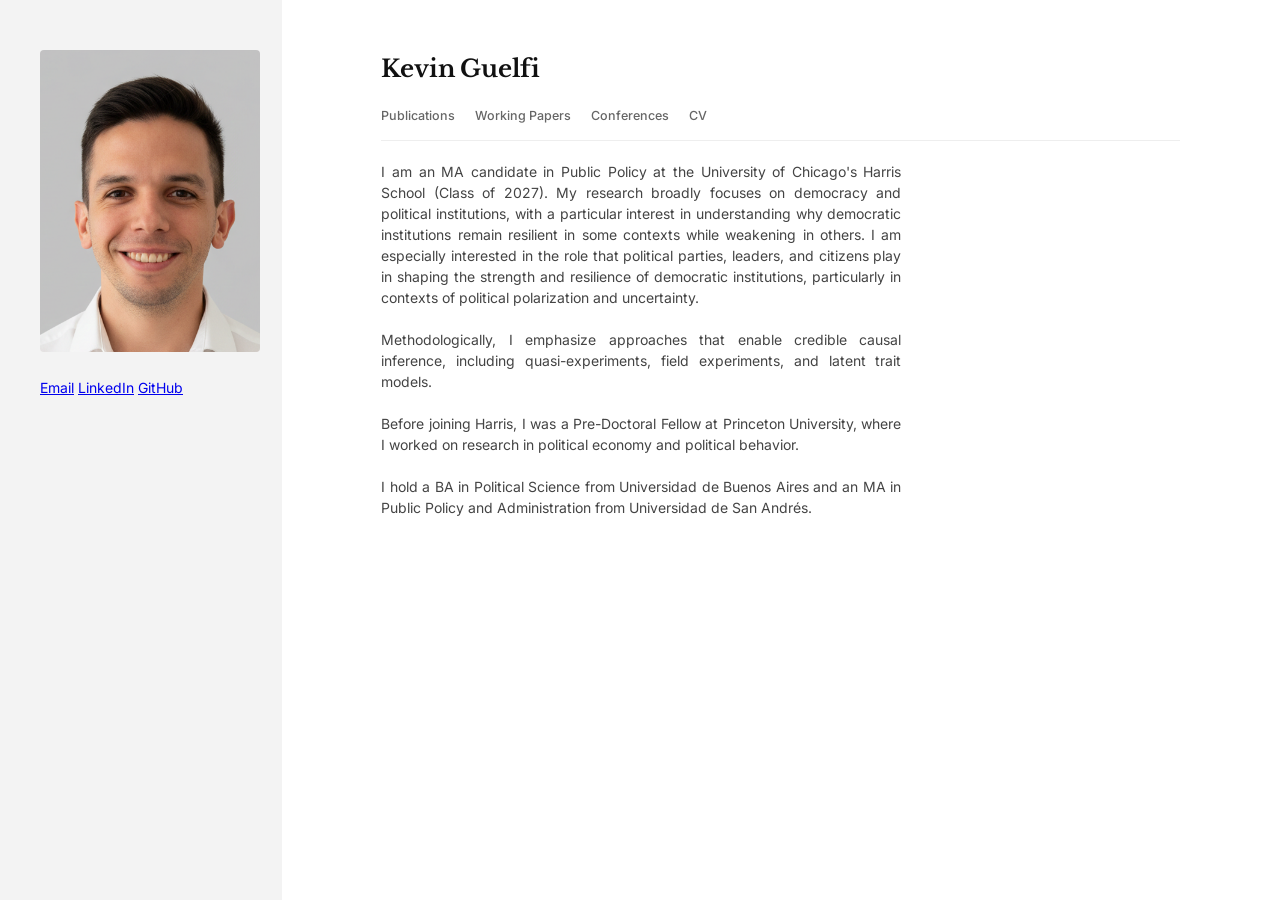
<file: index.html>
<!DOCTYPE html>
<html lang="en">
<head>
  <meta charset="UTF-8">
  <title>Kevin Guelfi</title>
  <meta name="viewport" content="width=device-width, initial-scale=1">
  <link rel="stylesheet" href="style.css">
</head>
<body>
  <div class="page">
    <aside class="left">
      <img src="photo.png" alt="Kevin Guelfi" class="profile-pic">
      <div class="links">
        <a href="mailto:kguelfi@uchicago.edu">Email</a>
        <a href="https://www.linkedin.com/in/kevin-andres-guelfi/" target="_blank">LinkedIn</a>
        <a href="https://github.com/kevinguelfi" target="_blank">GitHub</a>
      </div>
    </aside>

    <main class="right">
      <h1>Kevin Guelfi</h1>

      <nav class="navbar">
        <a href="publications.html">Publications</a>
        <a href="working-papers.html">Working Papers</a>
        <a href="conferences.html">Conferences</a>
        <a href="Guelfi_K_Resume.pdf" target="_blank">CV</a>
      </nav>

      <p class="bio">
  I am an MA candidate in Public Policy at the University of Chicago's Harris School (Class of 2027).
  My research broadly focuses on democracy and political institutions, 
  with a particular interest in understanding why democratic institutions remain resilient in some contexts 
  while weakening in others. I am especially interested in the role that political parties, leaders, and 
  citizens play in shaping the strength and resilience of democratic institutions, particularly in contexts 
  of political polarization and uncertainty.
  <br><br>
  Methodologically, I emphasize approaches that enable credible causal inference, 
  including quasi-experiments, field experiments, and latent trait models.
  <br><br>
  Before joining Harris, I was a Pre-Doctoral Fellow at Princeton University, where I worked 
  on research in political economy and political behavior.
  <br><br>
  I hold a BA in Political Science from Universidad de Buenos Aires and an MA in 
  Public Policy and Administration from Universidad de San Andrés.
</p>
    </main>
  </div>
</body>
</html>
</file>
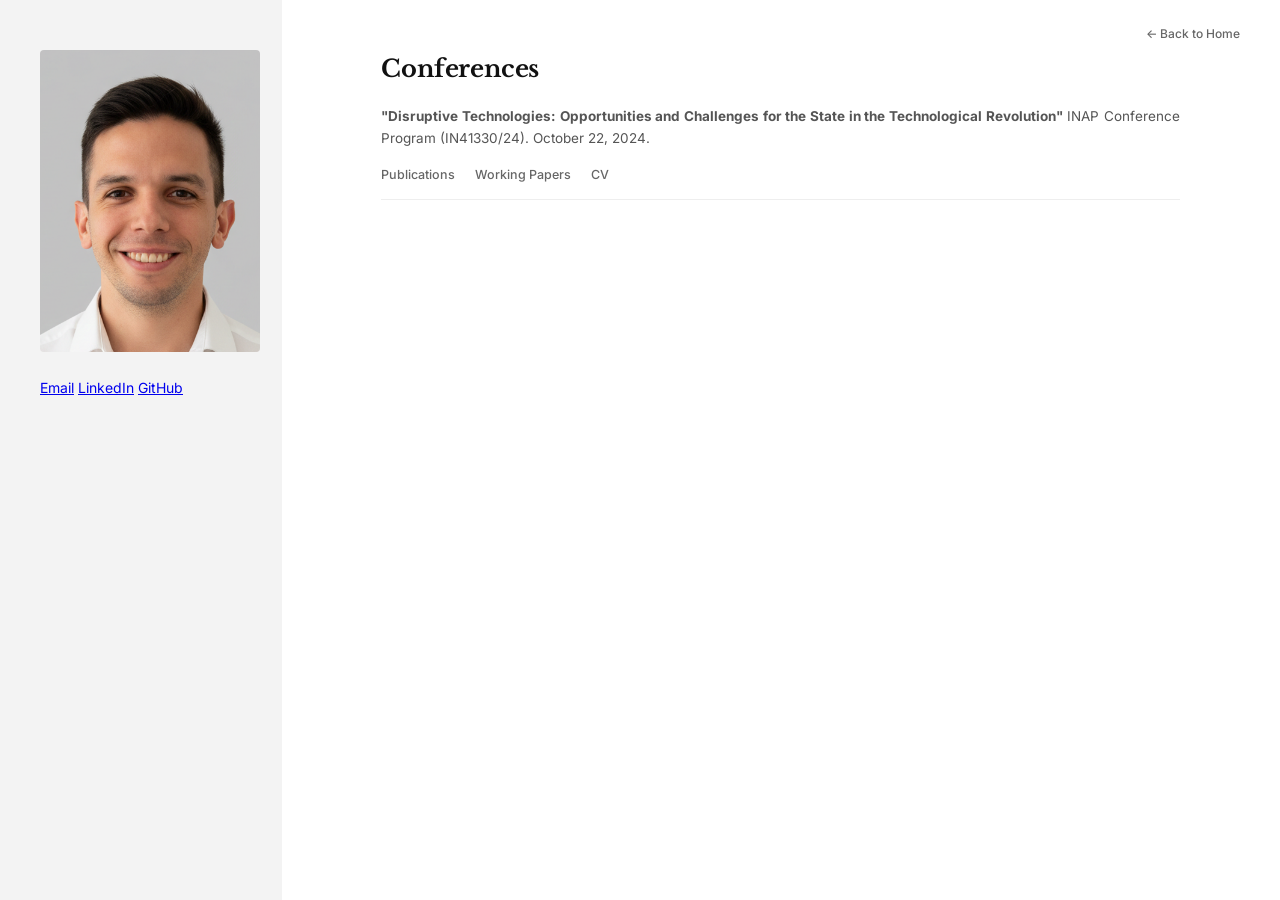
<file: conferences.html>
<!DOCTYPE html>
<html lang="en">
<head>
  <meta charset="UTF-8">
  <title>Conferences - Kevin Guelfi</title>
  <meta name="viewport" content="width=device-width, initial-scale=1">
  <link rel="stylesheet" href="style.css">
</head>
<body>
  <a href="index.html" class="back-home">← Back to Home</a>

  <div class="page">
    <aside class="left">
      <img src="photo.png" alt="Kevin Guelfi" class="profile-pic">
      <div class="links">
        <a href="mailto:kguelfi@uchicago.edu">Email</a>
        <a href="https://www.linkedin.com/in/kevin-andres-guelfi/" target="_blank">LinkedIn</a>
        <a href="https://github.com/kevinguelfi" target="_blank">GitHub</a>
      </div>
    </aside>

    <main class="right">
      <h1>Conferences</h1>

      <ul class="content-list">
        <li>
          <strong>"Disruptive Technologies: Opportunities and Challenges for the State in the Technological Revolution"</strong>
          <span>INAP Conference Program (IN41330/24). October 22, 2024.</span>
        </li>
      </ul>

      <nav class="navbar">
        <a href="publications.html">Publications</a>
        <a href="working-papers.html">Working Papers</a>
        <a href="Guelfi_K_Resume.pdf" target="_blank">CV</a>
      </nav>
    </main>
  </div>
</body>
</html>
</file>
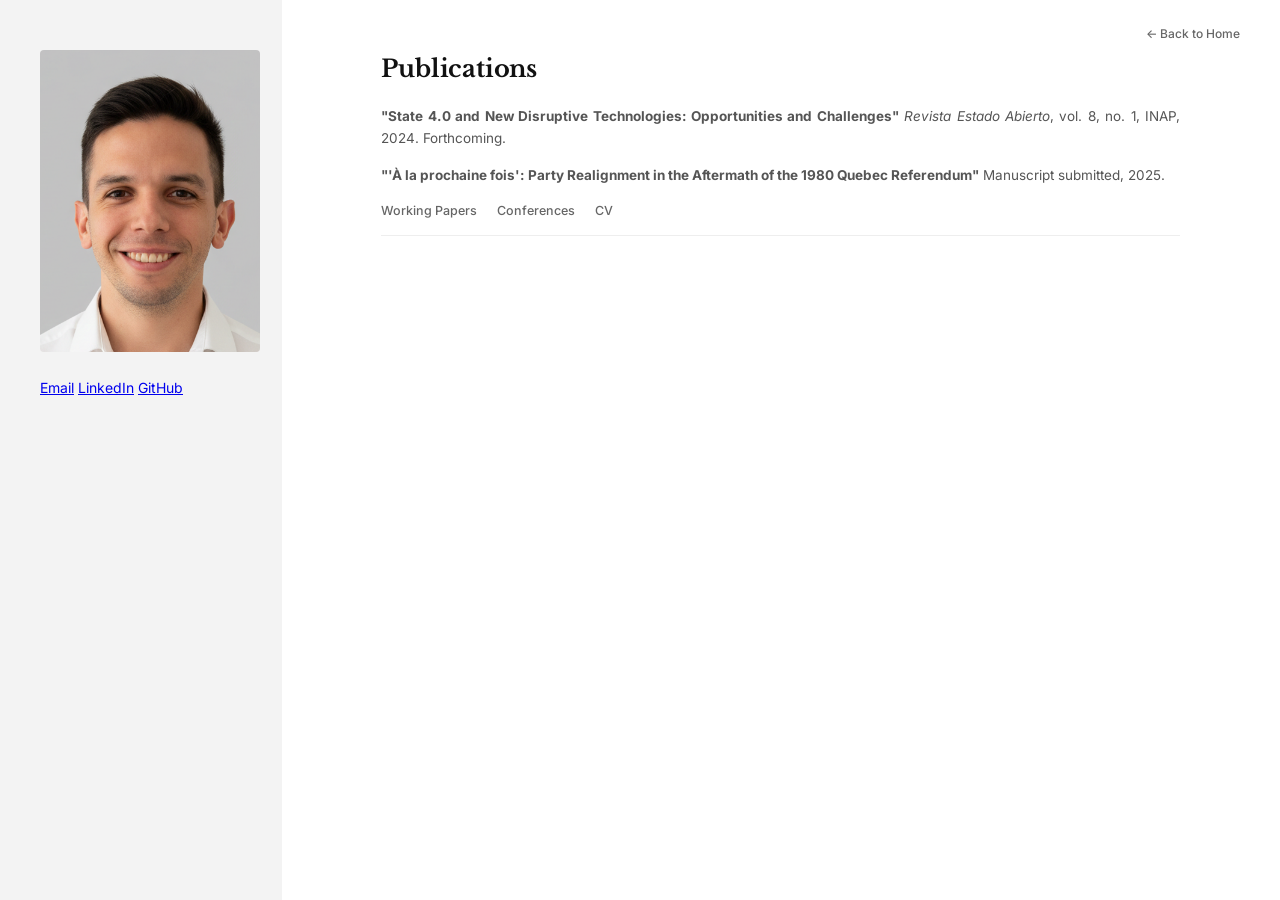
<file: publications.html>
<!DOCTYPE html>
<html lang="en">
<head>
  <meta charset="UTF-8">
  <title>Publications - Kevin Guelfi</title>
  <meta name="viewport" content="width=device-width, initial-scale=1">
  <link rel="stylesheet" href="style.css">
</head>
<body>
  <a href="index.html" class="back-home">← Back to Home</a>

  <div class="page">
    <aside class="left">
      <img src="photo.png" alt="Kevin Guelfi" class="profile-pic">
      <div class="links">
        <a href="mailto:kguelfi@uchicago.edu">Email</a>
        <a href="https://www.linkedin.com/in/kevin-andres-guelfi/" target="_blank">LinkedIn</a>
        <a href="https://github.com/kevinguelfi" target="_blank">GitHub</a>
      </div>
    </aside>

    <main class="right">
      <h1>Publications</h1>

      <ul class="content-list">
        <li>
          <strong>"State 4.0 and New Disruptive Technologies: Opportunities and Challenges"</strong>
          <span><em>Revista Estado Abierto</em>, vol. 8, no. 1, INAP, 2024. Forthcoming.</span>
        </li>
        <li>
          <strong>"'À la prochaine fois': Party Realignment in the Aftermath of the 1980 Quebec Referendum"</strong>
          <span>Manuscript submitted, 2025.</span>
        </li>
      </ul>

      <nav class="navbar">
        <a href="working-papers.html">Working Papers</a>
        <a href="conferences.html">Conferences</a>
        <a href="Guelfi_K_Resume.pdf" target="_blank">CV</a>
      </nav>
    </main>
  </div>
</body>
</html>
</file>
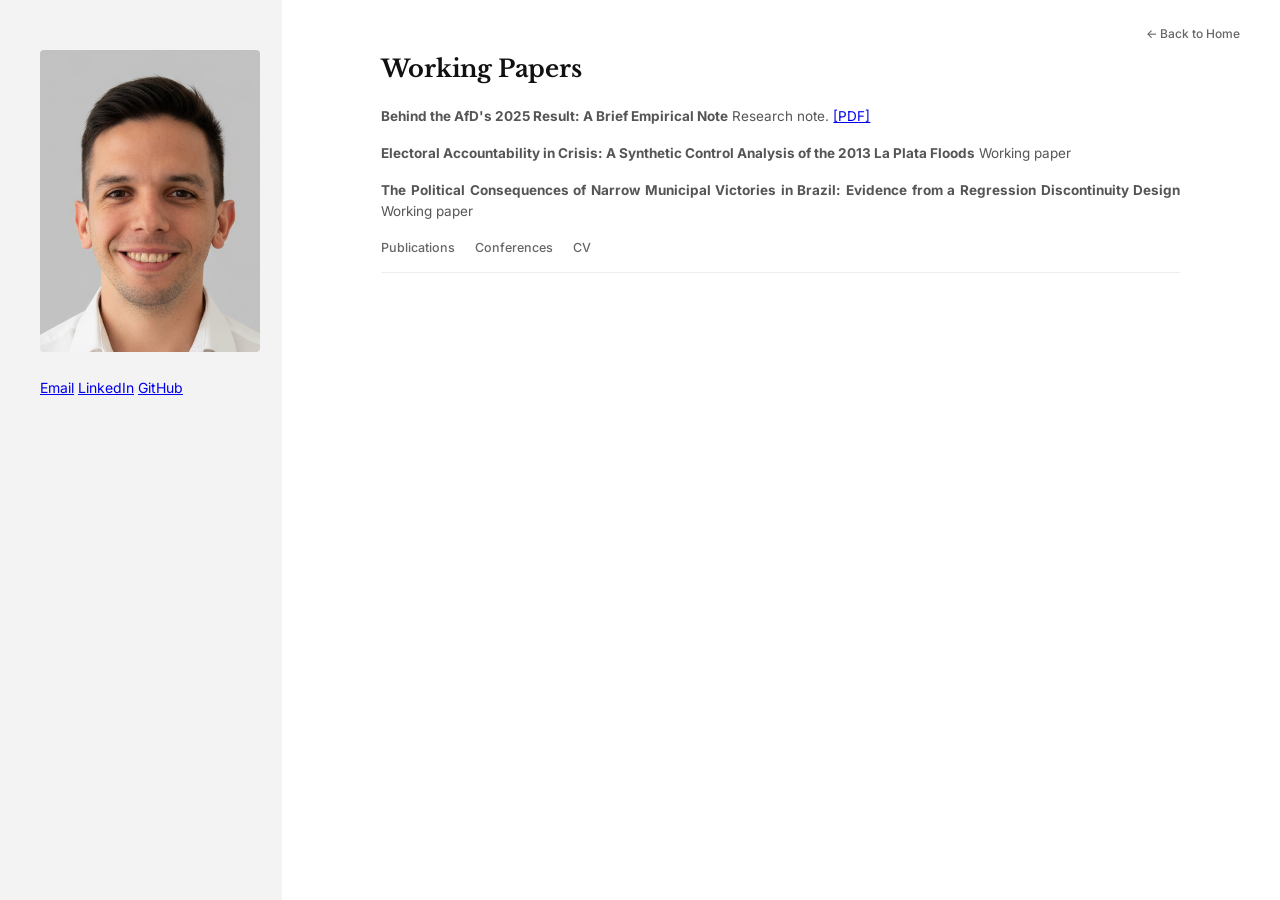
<file: working-papers.html>
<!DOCTYPE html>
<html lang="en">
<head>
  <meta charset="UTF-8">
  <title>Working Papers - Kevin Guelfi</title>
  <meta name="viewport" content="width=device-width, initial-scale=1">
  <link rel="stylesheet" href="style.css">
</head>
<body>
  <a href="index.html" class="back-home">← Back to Home</a>

  <div class="page">
    <aside class="left">
      <img src="photo.png" alt="Kevin Guelfi" class="profile-pic">
      <div class="links">
        <a href="mailto:kguelfi@uchicago.edu">Email</a>
        <a href="https://www.linkedin.com/in/kevin-andres-guelfi/" target="_blank">LinkedIn</a>
        <a href="https://github.com/kevinguelfi" target="_blank">GitHub</a>
      </div>
    </aside>

    <main class="right">
      <h1>Working Papers</h1>

      <ul class="content-list">
         <li>
           <strong>Behind the AfD's 2025 Result: A Brief Empirical Note</strong>
           <span>Research note. <a href="https://raw.githubusercontent.com/kevinguelfi/germany_research_note/main/paper2.pdf" target="_blank">[PDF]</a></span>
        </li>
        
        <li>
          <strong>Electoral Accountability in Crisis: A Synthetic Control Analysis of the 2013 La Plata Floods</strong>
          <span>Working paper</span>
        </li>
        <li>
          <strong>The Political Consequences of Narrow Municipal Victories in Brazil: Evidence from a Regression Discontinuity Design</strong>
          <span>Working paper</span>
        </li>
      </ul>

      <nav class="navbar">
        <a href="publications.html">Publications</a>
        <a href="conferences.html">Conferences</a>
        <a href="Guelfi_K_Resume.pdf" target="_blank">CV</a>
      </nav>
    </main>
  </div>
</body>
</html>
</file>
<file: style.css>
@import url('https://fonts.googleapis.com/css2?family=Libre+Baskerville:wght@400;700&family=Inter:wght@300;400;500&display=swap');

:root {
  --accent: #2f5d8a;
  --left-bg: #f3f3f3;
}

/* RESET Y BASE */
body {
  margin: 0;
  font-family: 'Inter', sans-serif;
  color: #333;
  background: #ffffff;
  font-size: 14px; /* Tamaño base reducido */
  line-height: 1.6;
}

/* PAGE LAYOUT */
.page {
  display: grid;
  grid-template-columns: 22% 78%; /* Columna gris más fina */
  min-height: 100vh;
}

/* LEFT COLUMN */
.left {
  background: var(--left-bg);
  display: flex;
  flex-direction: column;
  align-items: flex-start;
  /* Ajustamos el padding para que la foto no quede pegada al borde */
  padding: 60px 40px 40px 60px; 
}

.profile-pic {
  width: 220px;        /* El doble del tamaño anterior */
  height: auto;        /* Mantiene la proporción */
  border-radius: 4px;  /* Bordes ligeramente redondeados */
  margin-bottom: 25px;
  display: block;
  image-rendering: -webkit-optimize-contrast; /* Para que no pierda calidad al ser más grande */
}

/* Ajuste opcional para la columna izquierda */
.left {
  background: var(--left-bg);
  display: flex;
  flex-direction: column;
  align-items: flex-start;
  padding: 50px 40px; /* Aumentamos un poco el padding lateral para que respire */
  box-sizing: border-box;
}

/* RIGHT COLUMN */
.right {
  padding: 50px 10% 60px 10%; /* Padding proporcional */
}

/* NOMBRE Y TÍTULOS */
.right h1 {
  font-family: 'Libre Baskerville', serif;
  font-size: 24px; /* Nombre más discreto */
  margin: 0 0 18px 0;
  color: #111;
  letter-spacing: -0.2px;
}

.right h3 {
  font-family: 'Libre Baskerville', serif;
  font-size: 18px; /* Títulos de secciones internas */
  margin: 30px 0 15px 0;
  color: #222;
}

/* BIO */
.bio {
  font-size: 14px;
  line-height: 1.5;
  max-width: 520px;
  text-align: justify;
  margin-bottom: 20px;
  color: #444;
}

/* LISTAS DE CONTENIDO (Publications, etc.) */
.content-list {
  list-style: none;
  padding: 0;
}

.content-list li {
  font-size: 13.5px; /* Ligeramente más chico para listas */
  margin-bottom: 15px;
  text-align: justify;
  color: #555;
}

/* NAVBAR */
.navbar {
  display: flex;
  gap: 20px;
  font-size: 12.5px;
  border-bottom: 1px solid #eee;
  padding-bottom: 14px;
  margin-top: 6px;
  margin-bottom: 20px;
}

.navbar a {
  text-decoration: none;
  color: #666;
  font-weight: 500;
}

.navbar a:hover {
  color: var(--accent);
}

/* RESPONSIVE */
@media (max-width: 768px) {
  .page { grid-template-columns: 100%; }
  .left { padding: 40px; align-items: center; }
  .right { padding: 40px 20px; }
}

.back-home {
  position: fixed;
  top: 24px;
  right: 40px;
  font-size: 12px;
  color: #666;
  text-decoration: none;
  font-weight: 500;
  z-index: 100;
}

.back-home:hover {
  color: var(--accent);
}

.back-home:visited {
  color: #666;
}

.links a:visited {
  color: inherit;
}
</file>
